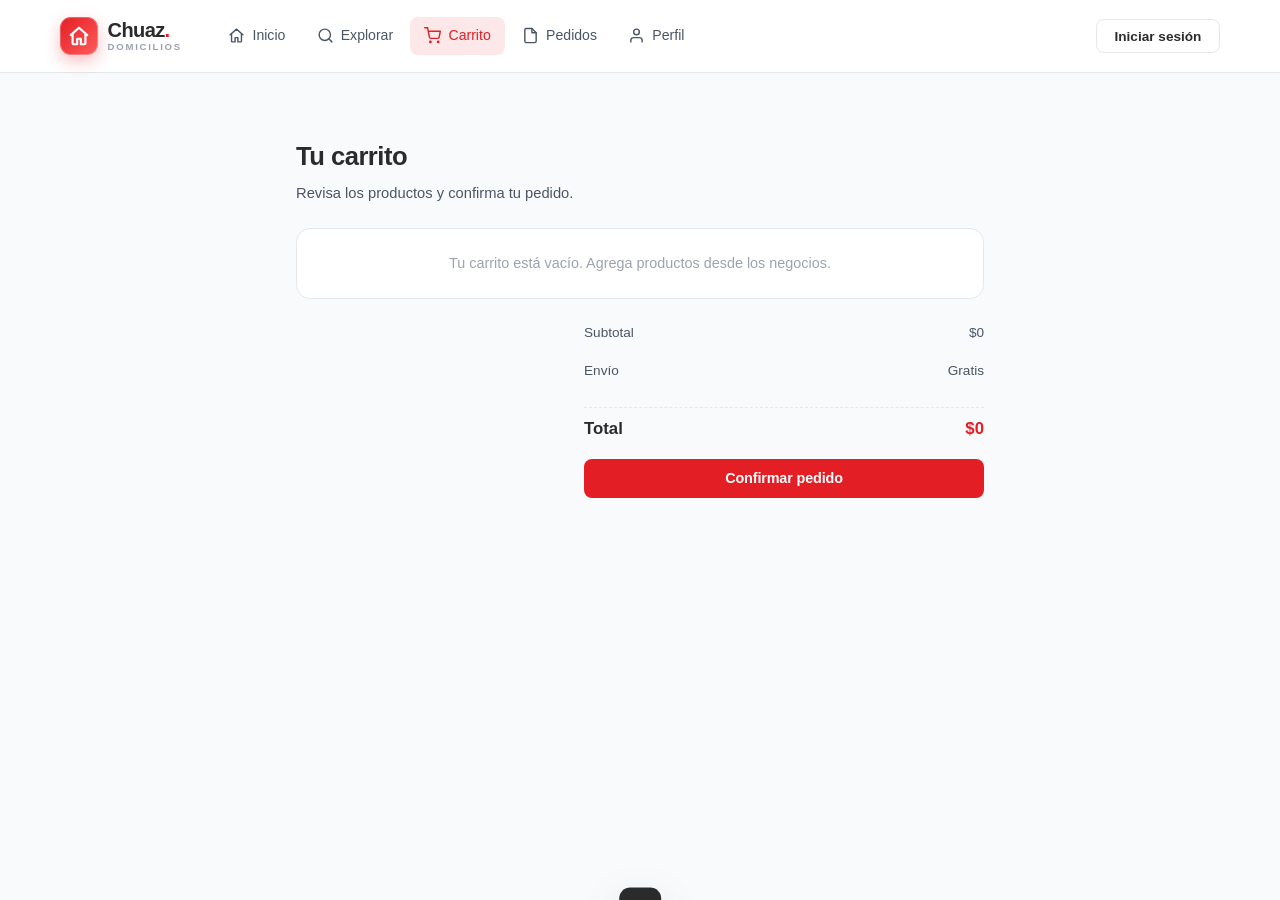
<file: carrito.html>
<!DOCTYPE html>
<html lang="es">
<head>
  <meta charset="UTF-8" />
  <meta name="viewport" content="width=device-width, initial-scale=1.0, viewport-fit=cover" />
  <meta name="theme-color" content="#e31e24" />
  <meta name="description"
    content="Domicilios rápidos, paquetería y encomiendas. Pide comida, farmacia, tecnología y más con entrega en 30 minutos." />
  
  <!-- Título -->
  <title>¡Ñam! Domicilios Aguachica</title>

  <!-- FAVICON / LOGO -->
  <!-- Estándar para navegadores -->
  <link rel="icon" type="image/png" sizes="32x32" href="img/logo.png" />
  <link rel="icon" type="image/png" sizes="16x16" href="img/logo.png" />
  <link rel="icon" type="image/x-icon" href="img/favicon.ico" />
  
  <!-- Para dispositivos Apple (iOS/iPadOS) -->
  <link rel="apple-touch-icon" sizes="180x180" href="img/logo.png" />
  <link rel="apple-touch-icon" sizes="152x152" href="img/logo.png" />
  <link rel="apple-touch-icon" sizes="120x120" href="img/logo.png" />
  <meta name="apple-mobile-web-app-capable" content="yes" />
  <meta name="apple-mobile-web-app-status-bar-style" content="default" />
  <meta name="apple-mobile-web-app-title" content="Domicilios" />
  
  <!-- Para Android / PWA -->
  <link rel="manifest" href="manifest.json" />
  <link rel="mask-icon" href="img/logo.png" color="#e31e24" />
  
  <!-- Hojas de estilo -->
  <link rel="stylesheet" href="css/style.css" />
</head>
<body data-page="carrito">

  <!-- ================= VISTA APP (MÓVIL) ================= -->
  <div class="app-view">
    <header class="app-bar">
      <span class="logo">
        <span class="logo-mark">
          <svg viewBox="0 0 24 24" fill="none" stroke="currentColor" stroke-width="2.4" stroke-linecap="round" stroke-linejoin="round" aria-hidden="true"><path d="M3 11l9-8 9 8"/><path d="M5 10v10a1 1 0 0 0 1 1h4v-6h4v6h4a1 1 0 0 0 1-1V10"/></svg>
        </span>
        <span class="logo-text">
          <b>Chuaz<span class="logo-dot">.</span></b>
          <small>Domicilios</small>
        </span>
      </span>
    </header>

    <main class="app-content">
      <section class="simple-page">
        <h1>Tu carrito</h1>
        <p>Revisa los productos y confirma tu pedido.</p>
        <div class="simple-card" id="cartPageContent">
          Cargando carrito...
        </div>
        <div style="margin-top:1.5rem;display:flex;flex-direction:column;gap:.75rem;">
          <div class="total-row"><span>Subtotal</span><span id="subtotalEl">$0</span></div>
          <div class="total-row"><span>Envío</span><span id="shippingEl">$0</span></div>
          <div class="total-row grand"><span>Total</span><span id="totalEl">$0</span></div>
          <button class="btn btn-primary" id="checkoutBtn" style="width:100%;">Confirmar pedido</button>
        </div>
      </section>
    </main>

    <nav class="tab-bar" aria-label="Navegación principal">
      <a href="index.html" class="tab" data-tab="inicio">
        <svg viewBox="0 0 24 24" fill="none" stroke="currentColor" stroke-width="2" stroke-linecap="round" stroke-linejoin="round" aria-hidden="true"><path d="M3 11l9-8 9 8"/><path d="M5 10v10a1 1 0 0 0 1 1h4v-6h4v6h4a1 1 0 0 0 1-1V10"/></svg>
        Inicio
      </a>
      <a href="explorar.html" class="tab" data-tab="explorar">
        <svg viewBox="0 0 24 24" fill="none" stroke="currentColor" stroke-width="2" stroke-linecap="round" stroke-linejoin="round" aria-hidden="true"><circle cx="11" cy="11" r="8"/><line x1="21" y1="21" x2="16.65" y2="16.65"/></svg>
        Explorar
      </a>
      <a href="carrito.html" class="tab active" data-tab="carrito">
        <svg viewBox="0 0 24 24" fill="none" stroke="currentColor" stroke-width="2" stroke-linecap="round" stroke-linejoin="round" aria-hidden="true"><circle cx="9" cy="21" r="1"/><circle cx="20" cy="21" r="1"/><path d="M1 1h4l2.68 13.39a2 2 0 0 0 2 1.61h9.72a2 2 0 0 0 2-1.61L23 6H6"/></svg>
        Carrito
        <span class="tab-badge" id="appCartBadge">0</span>
      </a>
      <a href="pedidos.html" class="tab" data-tab="pedidos">
        <svg viewBox="0 0 24 24" fill="none" stroke="currentColor" stroke-width="2" stroke-linecap="round" stroke-linejoin="round" aria-hidden="true"><path d="M14 2H6a2 2 0 0 0-2 2v16a2 2 0 0 0 2 2h12a2 2 0 0 0 2-2V8z"/><polyline points="14 2 14 8 20 8"/></svg>
        Pedidos
      </a>
      <a href="perfil.html" class="tab" data-tab="perfil">
        <svg viewBox="0 0 24 24" fill="none" stroke="currentColor" stroke-width="2" stroke-linecap="round" stroke-linejoin="round" aria-hidden="true"><path d="M20 21v-2a4 4 0 0 0-4-4H8a4 4 0 0 0-4 4v2"/><circle cx="12" cy="7" r="4"/></svg>
        Perfil
      </a>
    </nav>
  </div>

  <!-- ================= VISTA WEB (ESCRITORIO) ================= -->
  <div class="web-view">
    <header class="web-header">
      <div class="container web-header-inner">
        <a href="index.html" class="logo" aria-label="Chuaz inicio">
          <span class="logo-mark">
            <svg viewBox="0 0 24 24" fill="none" stroke="currentColor" stroke-width="2.4" stroke-linecap="round" stroke-linejoin="round" aria-hidden="true"><path d="M3 11l9-8 9 8"/><path d="M5 10v10a1 1 0 0 0 1 1h4v-6h4v6h4a1 1 0 0 0 1-1V10"/></svg>
          </span>
          <span class="logo-text">
            <b>Chuaz<span class="logo-dot">.</span></b>
            <small>Domicilios</small>
          </span>
        </a>

        <nav class="web-nav" aria-label="Navegación principal">
          <a href="index.html" data-tab="inicio">
            <svg viewBox="0 0 24 24" fill="none" stroke="currentColor" stroke-width="2" stroke-linecap="round" stroke-linejoin="round" aria-hidden="true"><path d="M3 11l9-8 9 8"/><path d="M5 10v10a1 1 0 0 0 1 1h4v-6h4v6h4a1 1 0 0 0 1-1V10"/></svg>
            Inicio
          </a>
          <a href="explorar.html" data-tab="explorar">
            <svg viewBox="0 0 24 24" fill="none" stroke="currentColor" stroke-width="2" stroke-linecap="round" stroke-linejoin="round" aria-hidden="true"><circle cx="11" cy="11" r="8"/><line x1="21" y1="21" x2="16.65" y2="16.65"/></svg>
            Explorar
          </a>
          <a href="carrito.html" class="active" data-tab="carrito">
            <svg viewBox="0 0 24 24" fill="none" stroke="currentColor" stroke-width="2" stroke-linecap="round" stroke-linejoin="round" aria-hidden="true"><circle cx="9" cy="21" r="1"/><circle cx="20" cy="21" r="1"/><path d="M1 1h4l2.68 13.39a2 2 0 0 0 2 1.61h9.72a2 2 0 0 0 2-1.61L23 6H6"/></svg>
            Carrito
            <span class="nav-badge" id="webCartBadge">0</span>
          </a>
          <a href="pedidos.html" data-tab="pedidos">
            <svg viewBox="0 0 24 24" fill="none" stroke="currentColor" stroke-width="2" stroke-linecap="round" stroke-linejoin="round" aria-hidden="true"><path d="M14 2H6a2 2 0 0 0-2 2v16a2 2 0 0 0 2 2h12a2 2 0 0 0 2-2V8z"/><polyline points="14 2 14 8 20 8"/></svg>
            Pedidos
          </a>
          <a href="perfil.html" data-tab="perfil">
            <svg viewBox="0 0 24 24" fill="none" stroke="currentColor" stroke-width="2" stroke-linecap="round" stroke-linejoin="round" aria-hidden="true"><path d="M20 21v-2a4 4 0 0 0-4-4H8a4 4 0 0 0-4 4v2"/><circle cx="12" cy="7" r="4"/></svg>
            Perfil
          </a>
        </nav>

        <div class="web-header-actions">
          <button class="btn-login">Iniciar sesión</button>
        </div>
      </div>
    </header>

    <main class="web-main">
      <div class="container">
        <section class="simple-page" style="max-width:720px;">
          <h1>Tu carrito</h1>
          <p>Revisa los productos y confirma tu pedido.</p>
          <div class="simple-card" id="cartPageContentWeb">
            Cargando carrito...
          </div>
          <div style="margin-top:1.5rem;display:flex;flex-direction:column;gap:.75rem;max-width:400px;margin-left:auto;">
            <div class="total-row"><span>Subtotal</span><span id="subtotalElWeb">$0</span></div>
            <div class="total-row"><span>Envío</span><span id="shippingElWeb">$0</span></div>
            <div class="total-row grand"><span>Total</span><span id="totalElWeb">$0</span></div>
            <button class="btn btn-primary" id="checkoutBtnWeb" style="width:100%;">Confirmar pedido</button>
          </div>
        </section>
      </div>
    </main>
  </div>

  <div class="toast" id="toast" role="status" aria-live="polite"></div>

  <script src="js/script.js"></script>
</body>
</html>
</file>
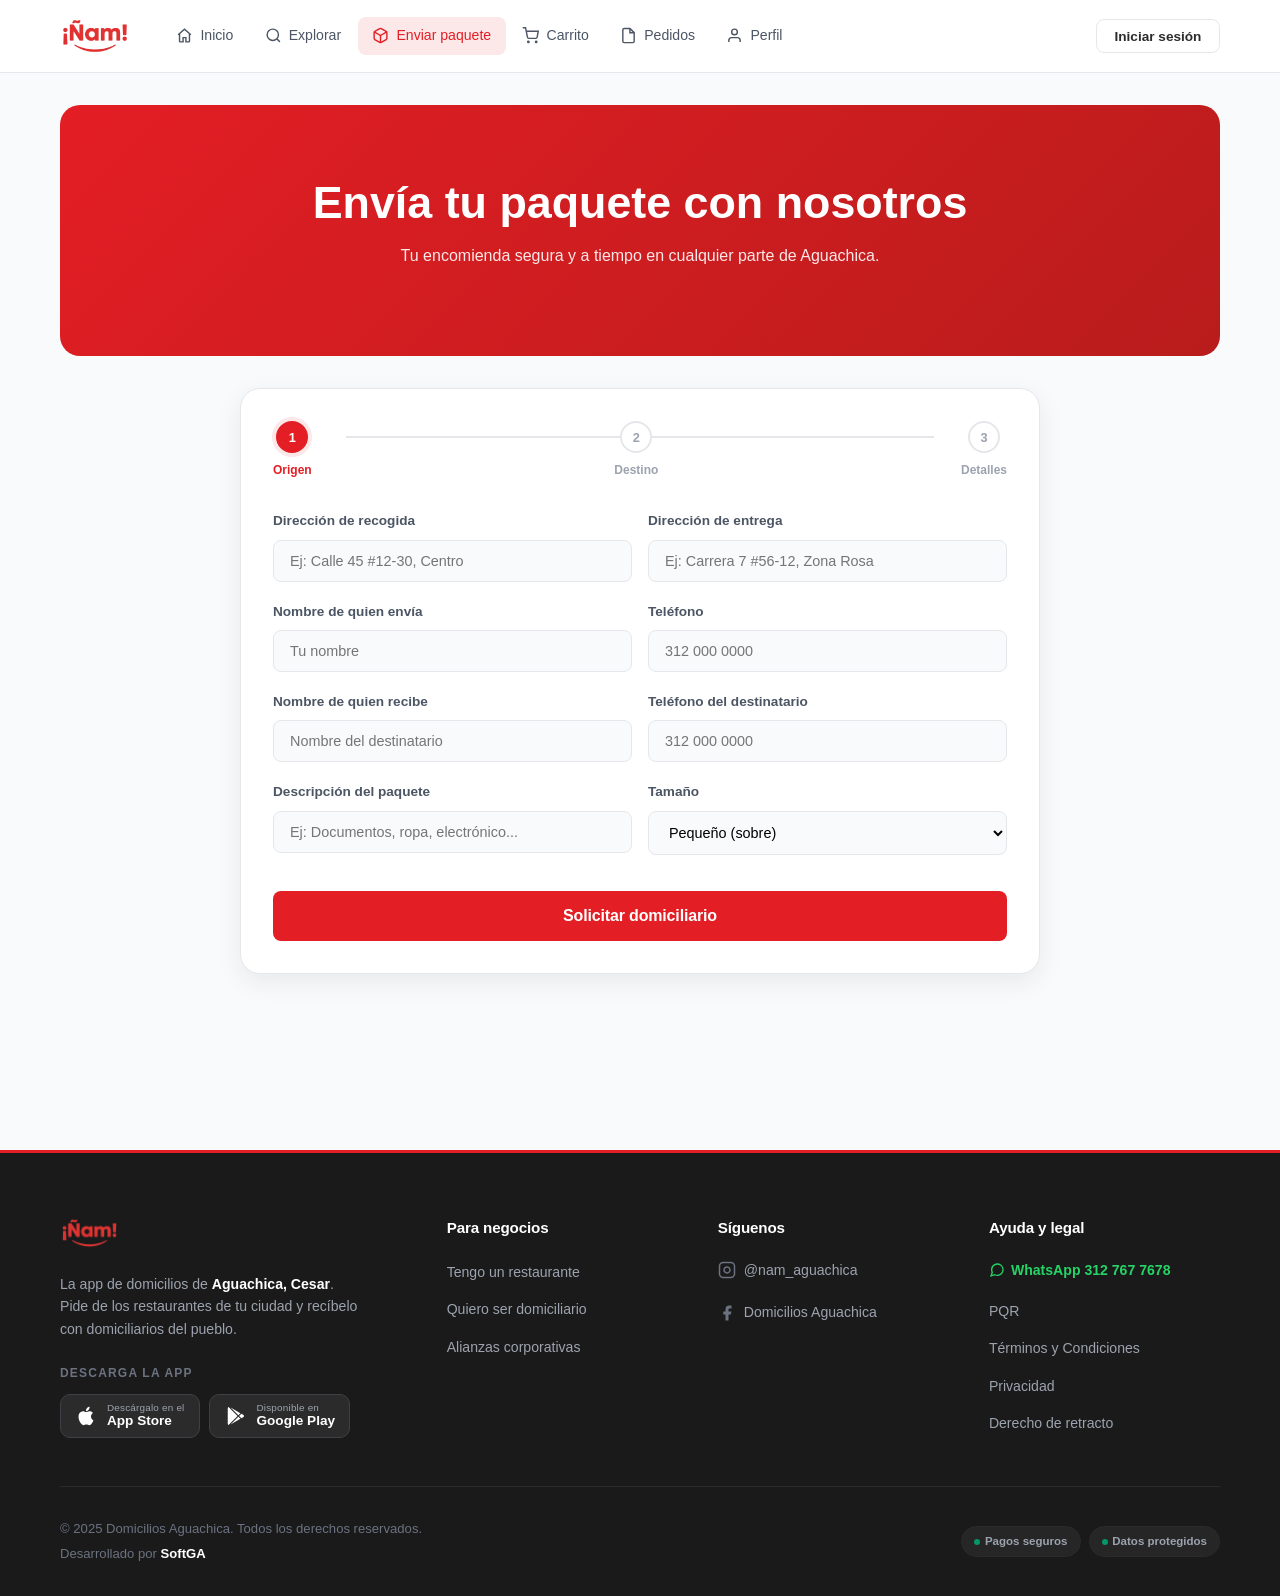
<file: enviar-paquete.html>
<!DOCTYPE html>
<html lang="es">
<head>
  <meta charset="UTF-8" />
  <meta name="viewport" content="width=device-width, initial-scale=1.0, viewport-fit=cover" />
  <meta name="theme-color" content="#e31e24" />
  <meta name="description" content="Envía paquetes y encomiendas de forma rápida, segura y económica en Aguachica." />
  <title>¡Ñam! Domicilios Aguachica</title>
  <link rel="icon" type="image/png" sizes="32x32" href="img/logo.png" />
  <link rel="stylesheet" href="css/style.css" />
  <style>
    .package-hero {
      background: linear-gradient(135deg, var(--accent), #b91c1c);
      color: #fff;
      padding: 3rem 1.5rem;
      text-align: center;
      border-radius: var(--r-lg);
      margin-bottom: 2rem;
      position: relative;
      overflow: hidden;
    }
    .package-hero::after {
      content: '';
      position: absolute; inset: 0;
      background: url('https://images.unsplash.com/photo-1586528116311-ad8dd3c8310d?auto=format&fit=crop&w=1200&q=80') center/cover;
      opacity: 0.15; z-index: 0;
    }
    .package-hero > * { position: relative; z-index: 1; }
    .package-hero h1 { font-size: clamp(1.8rem, 4vw, 2.8rem); font-weight: 800; margin-bottom: 0.5rem; }
    .package-hero p { font-size: 1rem; opacity: 0.9; max-width: 500px; margin: 0 auto 1.5rem; }
    
    .package-form-container {
      max-width: 800px; margin: 0 auto;
      background: var(--surface);
      border: 1px solid var(--border);
      border-radius: var(--r-lg);
      padding: 2rem;
      box-shadow: var(--shadow-md);
    }
    .form-step-indicator {
      display: flex; justify-content: space-between; margin-bottom: 2rem; position: relative;
    }
    .form-step-indicator::before {
      content: ''; position: absolute; top: 15px; left: 10%; right: 10%; height: 2px; background: var(--border); z-index: 1;
    }
    .form-step {
      display: flex; flex-direction: column; align-items: center; gap: 0.5rem; z-index: 2;
    }
    .step-circle {
      width: 32px; height: 32px; border-radius: 50%; background: var(--surface); border: 2px solid var(--border);
      display: grid; place-items: center; font-weight: 700; font-size: 0.8rem; color: var(--text-3);
    }
    .form-step.active .step-circle { background: var(--accent); border-color: var(--accent); color: #fff; box-shadow: 0 0 0 4px var(--accent-soft); }
    .form-step.done .step-circle { background: var(--success); border-color: var(--success); color: #fff; }
    .form-step span { font-size: 0.75rem; font-weight: 600; color: var(--text-3); }
    .form-step.active span { color: var(--accent); }

    .form-group { margin-bottom: 1.25rem; }
    .form-group label { display: block; font-size: 0.85rem; font-weight: 600; margin-bottom: 0.5rem; color: var(--text-2); }
    .form-control {
      width: 100%; padding: 0.75rem 1rem; border: 1px solid var(--border);
      border-radius: var(--r-sm); font-size: 0.9rem; background: var(--bg);
      transition: border-color 0.2s;
    }
    .form-control:focus { border-color: var(--accent); outline: none; background: var(--surface); }
    .form-row { display: grid; grid-template-columns: 1fr 1fr; gap: 1rem; }
    .btn-block { width: 100%; padding: 1rem; font-size: 1rem; margin-top: 1rem; }
    
    .package-features { display: flex; justify-content: center; gap: 1.5rem; flex-wrap: wrap; margin-top: 2rem; }
    .pkg-feature { display: flex; align-items: center; gap: 0.5rem; font-size: 0.85rem; font-weight: 600; color: var(--text-2); }
    .pkg-feature svg { color: var(--accent); width: 18px; height: 18px; }
  </style>
</head>
<body data-page="enviar-paquete">

  <!-- APP -->
  <div class="app-view">
    <header class="app-bar">
      <span class="logo"><img src="img/logo.png" alt="Domicilios" class="logo-img" style="height: 32px;" /></span>
      <span class="location"><svg width="13" height="13" viewBox="0 0 24 24" fill="none" stroke="currentColor" stroke-width="2.2"><path d="M21 10c0 7-9 13-9 13s-9-6-9-13a9 9 0 0 1 18 0z"/><circle cx="12" cy="10" r="3"/></svg>Entregar aquí</span>
    </header>
    <main class="app-content">
      <div style="padding: 1rem;">
        <div class="package-hero" style="padding: 2rem 1.25rem;">
          <h1>Envía tu paquete</h1>
          <p>Rápido, seguro y al mejor precio de Aguachica.</p>
        </div>
        <div class="package-form-container" style="padding: 1.25rem;">
          <div class="form-step-indicator">
            <div class="form-step active"><div class="step-circle">1</div><span>Origen</span></div>
            <div class="form-step"><div class="step-circle">2</div><span>Destino</span></div>
            <div class="form-step"><div class="step-circle">3</div><span>Detalles</span></div>
          </div>
          <form id="packageForm">
            <div class="form-group"><label>Dirección de recogida</label><input type="text" class="form-control" placeholder="Ej: Calle 45 #12-30, Centro" required /></div>
            <div class="form-row">
              <div class="form-group"><label>Nombre de quien envía</label><input type="text" class="form-control" placeholder="Tu nombre" required /></div>
              <div class="form-group"><label>Teléfono</label><input type="tel" class="form-control" placeholder="312 000 0000" required /></div>
            </div>
            <div class="form-group"><label>Dirección de entrega</label><input type="text" class="form-control" placeholder="Ej: Carrera 7 #56-12, Zona Rosa" required /></div>
            <div class="form-row">
              <div class="form-group"><label>Nombre de quien recibe</label><input type="text" class="form-control" placeholder="Nombre del destinatario" required /></div>
              <div class="form-group"><label>Teléfono del destinatario</label><input type="tel" class="form-control" placeholder="312 000 0000" required /></div>
            </div>
            <div class="form-group"><label>Descripción del paquete</label><input type="text" class="form-control" placeholder="Ej: Documentos, ropa, electrónico..." required /></div>
            <div class="form-row">
              <div class="form-group"><label>Tamaño</label><select class="form-control"><option>Pequeño (sobre)</option><option>Mediano (caja)</option><option>Grande (paquete)</option></select></div>
              <div class="form-group"><label>Peso aproximado</label><select class="form-control"><option>Menos de 1 kg</option><option>1 - 5 kg</option><option>5 - 10 kg</option><option>Más de 10 kg</option></select></div>
            </div>
            <button type="submit" class="btn btn-primary btn-block">Solicitar domiciliario</button>
            <div class="package-features">
              <div class="pkg-feature"><svg viewBox="0 0 24 24" fill="none" stroke="currentColor" stroke-width="2.5"><polygon points="13 2 3 14 12 14 11 22 21 10 12 10 13 2"/></svg> Entrega rápida</div>
              <div class="pkg-feature"><svg viewBox="0 0 24 24" fill="none" stroke="currentColor" stroke-width="2.5"><path d="M12 22s8-4 8-10V5l-8-3-8 3v7c0 6 8 10 8 10z"/></svg> 100% seguro</div>
              <div class="pkg-feature"><svg viewBox="0 0 24 24" fill="none" stroke="currentColor" stroke-width="2.5"><rect x="2" y="6" width="20" height="12" rx="2"/><circle cx="12" cy="12" r="2"/></svg> Pago contra entrega</div>
            </div>
          </form>
        </div>
      </div>
    </main>
    <nav class="tab-bar">
      <a href="index.html" class="tab" data-tab="inicio"><svg viewBox="0 0 24 24" fill="none" stroke="currentColor" stroke-width="2"><path d="M3 11l9-8 9 8"/><path d="M5 10v10a1 1 0 0 0 1 1h4v-6h4v6h4a1 1 0 0 0 1-1V10"/></svg>Inicio</a>
      <a href="explorar.html" class="tab" data-tab="explorar"><svg viewBox="0 0 24 24" fill="none" stroke="currentColor" stroke-width="2"><circle cx="11" cy="11" r="8"/><line x1="21" y1="21" x2="16.65" y2="16.65"/></svg>Explorar</a>
      <a href="enviar-paquete.html" class="tab active" data-tab="enviar"><svg viewBox="0 0 24 24" fill="none" stroke="currentColor" stroke-width="2"><path d="M21 16V8a2 2 0 0 0-1-1.73l-7-4a2 2 0 0 0-2 0l-7 4A2 2 0 0 0 3 8v8a2 2 0 0 0 1 1.73l7 4a2 2 0 0 0 2 0l7-4A2 2 0 0 0 21 16z"/><polyline points="3.27 6.96 12 12.01 20.73 6.96"/><line x1="12" y1="22.08" x2="12" y2="12"/></svg>Paquete</a>
      <a href="#" class="tab" data-tab="carrito" id="appCartTab"><svg viewBox="0 0 24 24" fill="none" stroke="currentColor" stroke-width="2"><circle cx="9" cy="21" r="1"/><circle cx="20" cy="21" r="1"/><path d="M1 1h4l2.68 13.39a2 2 0 0 0 2 1.61h9.72a2 2 0 0 0 2-1.61L23 6H6"/></svg>Carrito<span class="tab-badge" id="appCartBadge">0</span></a>
      <a href="pedidos.html" class="tab" data-tab="pedidos"><svg viewBox="0 0 24 24" fill="none" stroke="currentColor" stroke-width="2"><path d="M14 2H6a2 2 0 0 0-2 2v16a2 2 0 0 0 2 2h12a2 2 0 0 0 2-2V8z"/><polyline points="14 2 14 8 20 8"/></svg>Pedidos</a>
      <a href="perfil.html" class="tab" data-tab="perfil"><svg viewBox="0 0 24 24" fill="none" stroke="currentColor" stroke-width="2"><path d="M20 21v-2a4 4 0 0 0-4-4H8a4 4 0 0 0-4 4v2"/><circle cx="12" cy="7" r="4"/></svg>Perfil</a>
    </nav>
  </div>

  <!-- WEB -->
  <div class="web-view">
    <header class="web-header">
      <div class="container web-header-inner">
        <a href="index.html" class="logo"><img src="img/logo.png" alt="Domicilios" class="logo-img" style="height: 38px;" /></a>
        <nav class="web-nav">
          <a href="index.html" data-tab="inicio"><svg viewBox="0 0 24 24" fill="none" stroke="currentColor" stroke-width="2"><path d="M3 11l9-8 9 8"/><path d="M5 10v10a1 1 0 0 0 1 1h4v-6h4v6h4a1 1 0 0 0 1-1V10"/></svg>Inicio</a>
          <a href="explorar.html" data-tab="explorar"><svg viewBox="0 0 24 24" fill="none" stroke="currentColor" stroke-width="2"><circle cx="11" cy="11" r="8"/><line x1="21" y1="21" x2="16.65" y2="16.65"/></svg>Explorar</a>
          <a href="enviar-paquete.html" class="active" data-tab="enviar"><svg viewBox="0 0 24 24" fill="none" stroke="currentColor" stroke-width="2"><path d="M21 16V8a2 2 0 0 0-1-1.73l-7-4a2 2 0 0 0-2 0l-7 4A2 2 0 0 0 3 8v8a2 2 0 0 0 1 1.73l7 4a2 2 0 0 0 2 0l7-4A2 2 0 0 0 21 16z"/><polyline points="3.27 6.96 12 12.01 20.73 6.96"/><line x1="12" y1="22.08" x2="12" y2="12"/></svg>Enviar paquete</a>
          <a href="#" data-tab="carrito" id="webCartNav"><svg viewBox="0 0 24 24" fill="none" stroke="currentColor" stroke-width="2"><circle cx="9" cy="21" r="1"/><circle cx="20" cy="21" r="1"/><path d="M1 1h4l2.68 13.39a2 2 0 0 0 2 1.61h9.72a2 2 0 0 0 2-1.61L23 6H6"/></svg>Carrito <span class="nav-badge" id="webCartBadge">0</span></a>
          <a href="pedidos.html" data-tab="pedidos"><svg viewBox="0 0 24 24" fill="none" stroke="currentColor" stroke-width="2"><path d="M14 2H6a2 2 0 0 0-2 2v16a2 2 0 0 0 2 2h12a2 2 0 0 0 2-2V8z"/><polyline points="14 2 14 8 20 8"/></svg>Pedidos</a>
          <a href="perfil.html" data-tab="perfil"><svg viewBox="0 0 24 24" fill="none" stroke="currentColor" stroke-width="2"><path d="M20 21v-2a4 4 0 0 0-4-4H8a4 4 0 0 0-4 4v2"/><circle cx="12" cy="7" r="4"/></svg>Perfil</a>
        </nav>
        <div class="web-header-actions"><button class="btn-login">Iniciar sesión</button></div>
      </div>
    </header>
    <main class="web-main">
      <div class="container">
        <div class="package-hero" style="padding: 4rem 2rem; text-align: center;">
          <h1>Envía tu paquete con nosotros</h1>
          <p>Tu encomienda segura y a tiempo en cualquier parte de Aguachica.</p>
        </div>
        <div class="package-form-container" style="margin-bottom: 4rem;">
          <div class="form-step-indicator">
            <div class="form-step active"><div class="step-circle">1</div><span>Origen</span></div>
            <div class="form-step"><div class="step-circle">2</div><span>Destino</span></div>
            <div class="form-step"><div class="step-circle">3</div><span>Detalles</span></div>
          </div>
          <form id="packageFormWeb">
            <div class="form-row">
              <div class="form-group"><label>Dirección de recogida</label><input type="text" class="form-control" placeholder="Ej: Calle 45 #12-30, Centro" required /></div>
              <div class="form-group"><label>Dirección de entrega</label><input type="text" class="form-control" placeholder="Ej: Carrera 7 #56-12, Zona Rosa" required /></div>
            </div>
            <div class="form-row">
              <div class="form-group"><label>Nombre de quien envía</label><input type="text" class="form-control" placeholder="Tu nombre" required /></div>
              <div class="form-group"><label>Teléfono</label><input type="tel" class="form-control" placeholder="312 000 0000" required /></div>
            </div>
            <div class="form-row">
              <div class="form-group"><label>Nombre de quien recibe</label><input type="text" class="form-control" placeholder="Nombre del destinatario" required /></div>
              <div class="form-group"><label>Teléfono del destinatario</label><input type="tel" class="form-control" placeholder="312 000 0000" required /></div>
            </div>
            <div class="form-row">
              <div class="form-group"><label>Descripción del paquete</label><input type="text" class="form-control" placeholder="Ej: Documentos, ropa, electrónico..." required /></div>
              <div class="form-group"><label>Tamaño</label><select class="form-control"><option>Pequeño (sobre)</option><option>Mediano (caja)</option><option>Grande (paquete)</option></select></div>
            </div>
            <button type="submit" class="btn btn-primary btn-block">Solicitar domiciliario</button>
          </form>
        </div>
      </div>
    </main>
    <!-- FOOTER -->
    <footer class="footer">
      <div class="container">
        <div class="footer-grid">
          <div class="footer-brand">
            <a href="index.html" class="logo" style="margin-bottom: 1rem; display: inline-flex;"><img src="img/logo.png" alt="Domicilios Aguachica" class="logo-img" style="height: 32px;" /></a>
            <p class="footer-tagline">La app de domicilios de <strong>Aguachica, Cesar</strong>. Pide de los restaurantes de tu ciudad y recíbelo con domiciliarios del pueblo.</p>
            <div class="app-download">
              <span class="app-download-label">Descarga la app</span>
              <div class="app-buttons">
                <a href="#" class="app-btn"><svg viewBox="0 0 24 24" fill="currentColor"><path d="M18.71 19.5c-.83 1.24-1.71 2.45-3.05 2.47-1.34.03-1.77-.79-3.29-.79-1.53 0-2 .77-3.27.82-1.31.05-2.3-1.32-3.14-2.53C4.25 17 2.94 12.45 4.7 9.39c.87-1.52 2.43-2.48 4.12-2.51 1.28-.02 2.5.87 3.29.87.78 0 2.26-1.07 3.81-.91.65.03 2.47.26 3.64 1.98-.09.06-2.17 1.28-2.15 3.81.03 3.02 2.65 4.03 2.68 4.04-.03.07-.42 1.44-1.38 2.83M13 3.5c.73-.83 1.94-1.46 2.94-1.5.13 1.17-.34 2.35-1.04 3.19-.69.85-1.83 1.51-2.95 1.42-.15-1.15.41-2.35 1.05-3.11z"/></svg><div class="app-btn-text"><small>Descárgalo en el</small><strong>App Store</strong></div></a>
                <a href="#" class="app-btn"><svg viewBox="0 0 24 24" fill="currentColor"><path d="M3 20.5V3.5c0-.59.34-1.11.84-1.35L13.69 12l-9.85 9.85c-.5-.24-.84-.76-.84-1.35m13.81-5.38L6.05 21.34l8.49-8.49 2.27 2.27m3.35-4.31c.34.27.59.69.59 1.19s-.22.9-.57 1.18l-2.29 1.32-2.5-2.5 2.5-2.5 2.27 1.31M6.05 2.66l10.76 6.22-2.27 2.27-8.49-8.49z"/></svg><div class="app-btn-text"><small>Disponible en</small><strong>Google Play</strong></div></a>
              </div>
            </div>
          </div>
          <div class="footer-col"><h4>Para negocios</h4><ul><li><a href="form-negocio.html">Tengo un restaurante</a></li><li><a href="form-repartidor.html">Quiero ser domiciliario</a></li><li><a href="#">Alianzas corporativas</a></li></ul></div>
          <div class="footer-col"><h4>Síguenos</h4><ul class="social-list"><li><a href="#" class="social-link"><svg viewBox="0 0 24 24" fill="none" stroke="currentColor" stroke-width="2"><rect x="2" y="2" width="20" height="20" rx="5" ry="5"/><path d="M16 11.37A4 4 0 1 1 12.63 8 4 4 0 0 1 16 11.37z"/><line x1="17.5" y1="6.5" x2="17.51" y2="6.5"/></svg>@nam_aguachica</a></li><li><a href="#" class="social-link"><svg viewBox="0 0 24 24" fill="currentColor"><path d="M18 2h-3a5 5 0 0 0-5 5v3H7v4h3v8h4v-8h3l1-4h-4V7a1 1 0 0 1 1-1h3z"/></svg>Domicilios Aguachica</a></li></ul></div>
          <div class="footer-col"><h4>Ayuda y legal</h4><ul><li><a href="#" class="whatsapp-link"><svg viewBox="0 0 24 24" fill="none" stroke="currentColor" stroke-width="2" style="width:16px;height:16px;margin-right:6px;vertical-align:-3px;"><path d="M21 11.5a8.38 8.38 0 0 1-.9 3.8 8.5 8.5 0 0 1-7.6 4.7 8.38 8.38 0 0 1-3.8-.9L3 21l1.9-5.7a8.38 8.38 0 0 1-.9-3.8 8.5 8.5 0 0 1 4.7-7.6 8.38 8.38 0 0 1 3.8-.9h.5a8.48 8.48 0 0 1 8 8v.5z"/></svg>WhatsApp 312 767 7678</a></li><li><a href="#">PQR</a></li><li><a href="#">Términos y Condiciones</a></li><li><a href="#">Privacidad</a></li><li><a href="#">Derecho de retracto</a></li></ul></div>
        </div>
        <div class="footer-bottom">
          <div class="footer-bottom-left"><span>&copy; 2025 Domicilios Aguachica. Todos los derechos reservados.</span><span class="footer-dev">Desarrollado por <a href="#">SoftGA</a></span></div>
          <div class="footer-badges"><span class="badge-payment">Pagos seguros</span><span class="badge-payment">Datos protegidos</span></div>
        </div>
      </div>
    </footer>
  </div>
  <script src="js/script.js"></script>
</body>
</html>
</file>
<file: css/style.css>
/* =========================================================
   RESET + VARIABLES
========================================================= */
*, *::before, *::after { margin: 0; padding: 0; box-sizing: border-box; }

:root {
  /* --- PALETA ROJA BASADA EN EL LOGO --- */
  --brand: #2b2b2b;
  --accent: #e31e24;
  --accent-hover: #c2181d;
  --accent-soft: #fce8e8;
  --accent-light: #ff5c5c;

  /* Complementarios */
  --gold: #b45309;
  --gold-soft: #fef3c7;
  --surface: #ffffff;
  --bg: #f8fafc;
  --muted: #f1f5f9;
  --text: #2b2b2b;
  --text-2: #4b5563;
  --text-3: #9ca3af;
  --border: #e5e7eb;
  --success: #059669;
  --success-soft: #d1fae5;
  --warning: #f59e0b;
  --warning-soft: #fef3c7;
  --danger: #dc2626;
  --danger-soft: #fee2e2;

  --shadow-sm: 0 1px 3px rgba(43,43,43,.06);
  --shadow-md: 0 8px 24px rgba(43,43,43,.08);
  --shadow-lg: 0 20px 50px rgba(43,43,43,.16);
  --shadow-accent: 0 8px 24px rgba(227,30,36,.25);

  --r-sm: 8px;
  --r-md: 14px;
  --r-lg: 20px;
  --font: 'Inter', -apple-system, BlinkMacSystemFont, 'Segoe UI', Roboto, Helvetica, Arial, sans-serif;
  --ease: cubic-bezier(.4,0,.2,1);
  --app-bar: 60px;
  --tab-bar: 64px;
}

html { scroll-behavior: smooth; -webkit-text-size-adjust: 100%; }

body {
  font-family: var(--font);
  background: var(--bg);
  color: var(--text);
  line-height: 1.5;
  -webkit-font-smoothing: antialiased;
  overflow-x: hidden;
}

img { display: block; max-width: 100%; }
a { text-decoration: none; color: inherit; }
ul { list-style: none; }
button { font-family: inherit; cursor: pointer; border: none; background: none; color: inherit; }
input, textarea { font-family: inherit; font-size: 1rem; }

:focus-visible { outline: 2px solid var(--accent); outline-offset: 2px; border-radius: 4px; }

/* =========================================================
   UTILIDADES
========================================================= */
.container { width: 100%; max-width: 1200px; margin: 0 auto; padding: 0 1.25rem; }

.btn {
  display: inline-flex; align-items: center; justify-content: center; gap: .5rem;
  padding: .7rem 1.4rem; border-radius: var(--r-sm); font-weight: 600;
  font-size: .9rem; letter-spacing: -.01em; white-space: nowrap;
  transition: background var(--ease), color var(--ease), transform var(--ease), box-shadow var(--ease);
}
.btn:active { transform: scale(.97); }
.btn-primary { background: var(--accent); color: #fff; }
.btn-primary:hover { background: var(--accent-hover); box-shadow: var(--shadow-accent); }
.btn-ghost { color: var(--text-2); font-weight: 500; }
.btn-ghost:hover { color: var(--text); }

.icon-btn {
  width: 40px; height: 40px; border-radius: var(--r-sm);
  display: grid; place-items: center; color: var(--text-2);
  transition: background var(--ease), color var(--ease);
}
.icon-btn:hover { background: var(--muted); color: var(--text); }

/* =========================================================
   LOGO
========================================================= */
.logo {
  display: inline-flex; align-items: center; gap: .6rem;
  font-weight: 800; font-size: 1.2rem; letter-spacing: -.03em; color: var(--brand);
}
.logo-img { object-fit: contain; }
.logo-mark {
  position: relative;
  width: 38px; height: 38px; border-radius: 11px;
  background: linear-gradient(135deg, var(--accent) 0%, var(--accent-light) 100%);
  display: grid; place-items: center; color: #fff; flex-shrink: 0;
  box-shadow: 0 6px 16px rgba(227,30,36,.28);
}
.logo-mark svg { width: 22px; height: 22px; }
.logo-mark::after {
  content: ''; position: absolute; inset: 0; border-radius: 11px;
  border: 1px solid rgba(255,255,255,.25); pointer-events: none;
}
.logo-text { display: flex; flex-direction: column; line-height: 1; }
.logo-text b { font-size: 1.25rem; letter-spacing: -.03em; }
.logo-text small {
  font-size: .6rem; font-weight: 600; letter-spacing: .18em;
  text-transform: uppercase; color: var(--text-3); margin-top: 2px;
}
.logo-dot { color: var(--accent); }

/* =========================================================
   VISTA APP (MÓVIL)
========================================================= */
.app-view { display: block; }
.web-view { display: none; }

.app-bar {
  position: sticky; top: 0; z-index: 800;
  height: var(--app-bar); background: var(--surface);
  border-bottom: 1px solid var(--border);
  display: flex; align-items: center; padding: 0 1rem; gap: .75rem;
}
.app-bar .logo-mark { width: 34px; height: 34px; }
.app-bar .logo-mark svg { width: 19px; height: 19px; }
.app-bar .location {
  margin-left: auto; display: inline-flex; align-items: center; gap: .3rem;
  font-size: .76rem; font-weight: 600; color: var(--text-2);
  padding: .4rem .65rem; border-radius: 999px; background: var(--muted);
}
.app-bar .location svg { color: var(--accent); }

.app-content {
  padding-bottom: calc(var(--tab-bar) + 1.25rem + env(safe-area-inset-bottom, 0px));
  min-height: calc(100vh - var(--app-bar));
}

.app-hero { padding: 1.25rem 1rem .5rem; }
.app-hero h1 {
  font-size: clamp(1.4rem, 6vw, 1.8rem); font-weight: 800;
  letter-spacing: -.03em; line-height: 1.2; margin-bottom: .3rem;
}
.app-hero h1 span { color: var(--accent); }
.app-hero p { color: var(--text-2); font-size: .9rem; margin-bottom: 1rem; }

.app-search {
  display: flex; align-items: center; gap: .5rem;
  background: var(--surface); border: 1px solid var(--border);
  border-radius: var(--r-md); padding: .3rem .3rem .3rem .9rem;
  box-shadow: var(--shadow-sm);
}
.app-search:focus-within { border-color: var(--accent); }
.app-search svg { color: var(--text-3); flex-shrink: 0; }
.app-search input {
  flex: 1; border: none; outline: none; background: transparent;
  padding: .55rem 0; font-size: .9rem; min-width: 0; color: var(--text);
}
.app-search input::placeholder { color: var(--text-3); }
.app-search .btn { padding: .55rem 1rem; font-size: .82rem; }

.app-chips {
  display: flex; gap: .5rem; overflow-x: auto;
  padding: 1rem 1rem .5rem; scrollbar-width: none; -webkit-overflow-scrolling: touch;
}
.app-chips::-webkit-scrollbar { display: none; }
.chip {
  display: inline-flex; align-items: center;
  padding: .5rem 1rem; border-radius: 999px;
  border: 1px solid var(--border); background: var(--surface);
  color: var(--text-2); font-size: .82rem; font-weight: 500;
  white-space: nowrap; flex-shrink: 0; transition: all var(--ease);
}
.chip.active { background: var(--accent); border-color: var(--accent); color: #fff; }

.app-section { padding: .75rem 1rem 1.5rem; }
.app-section-head {
  display: flex; align-items: baseline; justify-content: space-between;
  margin-bottom: .9rem;
}
.app-section-head h2 { font-size: 1.05rem; font-weight: 700; letter-spacing: -.02em; }
.app-section-head span { font-size: .78rem; color: var(--text-3); }

.app-list { display: flex; flex-direction: column; gap: .85rem; }

.app-card {
  background: var(--surface); border: 1px solid var(--border);
  border-radius: var(--r-md); overflow: hidden;
  display: flex; flex-direction: column;
  transition: transform var(--ease), box-shadow var(--ease);
  cursor: pointer;
}
.app-card:active { transform: scale(.985); }

.app-card-media { position: relative; height: 150px; overflow: hidden; background: var(--muted); }
.app-card-media img { width: 100%; height: 100%; object-fit: cover; }

.badge-free {
  position: absolute; top: 10px; left: 10px;
  background: var(--success); color: #fff;
  font-size: .66rem; font-weight: 700; padding: .28rem .6rem;
  border-radius: 999px; letter-spacing: .02em;
}
.badge-offer {
  position: absolute; top: 10px; right: 10px;
  background: var(--accent); color: #fff;
  font-size: .66rem; font-weight: 700; padding: .28rem .6rem;
  border-radius: 999px; letter-spacing: .02em;
  box-shadow: 0 2px 8px rgba(227,30,36,.4);
}
.badge-type {
  position: absolute; bottom: 10px; left: 10px;
  background: rgba(43,43,43,.85); color: #fff;
  font-size: .66rem; font-weight: 700; padding: .28rem .6rem;
  border-radius: 999px; letter-spacing: .04em; text-transform: uppercase;
  display: inline-flex; align-items: center; gap: .3rem;
  backdrop-filter: blur(4px);
}
.badge-type svg { width: 11px; height: 11px; }

.app-card-body { padding: .85rem 1rem 1rem; display: flex; flex-direction: column; gap: .35rem; }
.app-card-row { display: flex; align-items: center; justify-content: space-between; gap: .5rem; }
.app-card-title { font-size: .95rem; font-weight: 700; letter-spacing: -.01em; }
.rating {
  display: inline-flex; align-items: center; gap: .2rem;
  font-size: .76rem; font-weight: 600; color: var(--text); flex-shrink: 0;
}
.rating svg { color: var(--warning); }
.app-card-meta { display: flex; gap: .7rem; font-size: .76rem; color: var(--text-3); flex-wrap: wrap; }
.app-card-meta span { display: inline-flex; align-items: center; gap: .25rem; }
.app-card-foot {
  margin-top: .4rem; padding-top: .7rem; border-top: 1px solid var(--border);
  display: flex; align-items: center; justify-content: space-between; gap: .5rem;
}
.dish { font-size: .76rem; color: var(--text-2); overflow: hidden; text-overflow: ellipsis; white-space: nowrap; }
.dish strong { color: var(--text); font-weight: 700; }
.view-btn {
  padding: .5rem .9rem; border-radius: var(--r-sm);
  background: var(--brand); color: #fff; font-size: .76rem; font-weight: 600;
  flex-shrink: 0; transition: background var(--ease);
}
.app-card:active .view-btn { background: var(--accent); }

.social-proof {
  margin: 0 1rem 1.5rem;
  display: flex; align-items: center; gap: .75rem;
  background: var(--surface); border: 1px solid var(--border);
  border-radius: var(--r-md); padding: .85rem 1rem;
}
.avatars { display: flex; }
.avatars span {
  width: 28px; height: 28px; border-radius: 50%;
  border: 2px solid #fff; margin-left: -8px;
  display: grid; place-items: center; font-size: .65rem; font-weight: 700; color: #fff;
}
.avatars span:first-child { margin-left: 0; }
.social-proof p { font-size: .78rem; color: var(--text-2); line-height: 1.3; }
.social-proof p strong { color: var(--text); }

/* Tab bar */
.tab-bar {
  position: fixed; left: 0; right: 0; bottom: 0; z-index: 900;
  height: calc(var(--tab-bar) + env(safe-area-inset-bottom, 0px));
  padding-bottom: env(safe-area-inset-bottom, 0px);
  background: rgba(255,255,255,.96);
  backdrop-filter: saturate(180%) blur(16px);
  -webkit-backdrop-filter: saturate(180%) blur(16px);
  border-top: 1px solid var(--border);
  display: grid; grid-template-columns: repeat(5, 1fr);
}
.tab {
  display: flex; flex-direction: column; align-items: center; justify-content: center;
  gap: .18rem; color: var(--text-3); font-size: .62rem; font-weight: 600;
  letter-spacing: .01em; position: relative; transition: color var(--ease);
}
.tab svg { width: 22px; height: 22px; }
.tab.active { color: var(--accent); }
.tab .tab-badge {
  position: absolute; top: 6px; left: 50%; margin-left: 4px;
  min-width: 15px; height: 15px; padding: 0 4px;
  border-radius: 999px; background: var(--accent); color: #fff;
  font-size: .56rem; font-weight: 700; display: none;
  place-items: center; border: 2px solid #fff;
}
.tab .tab-badge.show { display: grid; }

/* =========================================================
   VISTA WEB (ESCRITORIO)
========================================================= */
.web-header {
  position: sticky; top: 0; z-index: 800;
  background: rgba(255,255,255,.9);
  backdrop-filter: saturate(180%) blur(16px);
  -webkit-backdrop-filter: saturate(180%) blur(16px);
  border-bottom: 1px solid var(--border);
}
.web-header-inner { height: 72px; display: flex; align-items: center; gap: 2rem; }
.web-nav { display: flex; align-items: center; gap: .15rem; }
.web-nav a {
  display: inline-flex; align-items: center; gap: .45rem;
  padding: .55rem .9rem; border-radius: var(--r-sm);
  font-size: .88rem; font-weight: 500; color: var(--text-2);
  transition: color var(--ease), background var(--ease);
}
.web-nav a svg { width: 17px; height: 17px; }
.web-nav a:hover { color: var(--text); background: var(--muted); }
.web-nav a.active { color: var(--accent); background: var(--accent-soft); }
.web-nav a .nav-badge {
  min-width: 17px; height: 17px; padding: 0 4px;
  border-radius: 999px; background: var(--accent); color: #fff;
  font-size: .6rem; font-weight: 700; display: none; place-items: center;
}
.web-nav a .nav-badge.show { display: grid; }

.web-header-actions { margin-left: auto; display: flex; align-items: center; gap: .6rem; }
.web-header .btn-login {
  padding: .55rem 1.1rem; border-radius: var(--r-sm);
  border: 1px solid var(--border); background: var(--surface);
  font-size: .85rem; font-weight: 600; color: var(--text);
  transition: border-color var(--ease), background var(--ease);
}
.web-header .btn-login:hover { border-color: var(--accent); color: var(--accent); background: var(--accent-soft); }

.web-main { padding: 2rem 0 3rem; }

.web-hero {
  background: var(--surface); border: 1px solid var(--border);
  border-radius: var(--r-lg); padding: 2rem 2.25rem;
  margin-bottom: 1.75rem; display: flex; align-items: center; gap: 2rem;
  overflow: hidden; position: relative;
}
.web-hero::after {
  content: ''; position: absolute; right: -80px; top: -80px;
  width: 280px; height: 280px; border-radius: 50%;
  background: radial-gradient(circle, rgba(227,30,36,.1), transparent 70%);
  pointer-events: none;
}
.web-hero-text { flex: 1; min-width: 0; }
.web-hero-badge {
  display: inline-flex; align-items: center; gap: .35rem;
  background: var(--accent-soft); color: var(--accent);
  font-size: .72rem; font-weight: 700; letter-spacing: .04em;
  padding: .35rem .75rem; border-radius: 999px; margin-bottom: .8rem;
  text-transform: uppercase;
}
.web-hero h1 {
  font-size: clamp(1.8rem, 3.2vw, 2.5rem); font-weight: 800;
  letter-spacing: -.03em; line-height: 1.15; margin-bottom: .5rem;
}
.web-hero h1 span { color: var(--accent); }
.web-hero p { color: var(--text-2); font-size: .98rem; margin-bottom: 1.25rem; max-width: 480px; }

.web-search {
  display: flex; align-items: center; gap: .5rem;
  background: var(--bg); border: 1px solid var(--border);
  border-radius: var(--r-md); padding: .35rem .35rem .35rem 1rem;
  max-width: 520px;
  transition: border-color var(--ease), box-shadow var(--ease), background var(--ease);
}
.web-search:focus-within {
  border-color: var(--accent); background: var(--surface);
  box-shadow: 0 0 0 3px rgba(227,30,36,.1);
}
.web-search svg { color: var(--text-3); flex-shrink: 0; }
.web-search input {
  flex: 1; border: none; outline: none; background: transparent;
  padding: .6rem 0; font-size: .92rem; min-width: 0; color: var(--text);
}
.web-search .btn { padding: .6rem 1.15rem; font-size: .85rem; }

.web-hero-visual {
  width: 300px; height: 190px; border-radius: var(--r-md);
  overflow: hidden; flex-shrink: 0; box-shadow: var(--shadow-md);
}
.web-hero-visual img { width: 100%; height: 100%; object-fit: cover; }

.promo-grid {
  display: grid; grid-template-columns: repeat(3, 1fr); gap: 1rem;
  margin-bottom: 1.75rem;
}
.promo-card {
  border-radius: var(--r-md); padding: 1.25rem; color: #fff;
  position: relative; overflow: hidden; min-height: 130px;
  display: flex; flex-direction: column; justify-content: space-between;
}
.promo-card.dark { background: linear-gradient(135deg, #2b2b2b, #4b5563); }
.promo-card.red { background: linear-gradient(135deg, var(--accent), var(--accent-light)); }
.promo-card.gold { background: linear-gradient(135deg, #b45309, #d97706); }
.promo-card::after {
  content: ''; position: absolute; right: -30px; bottom: -30px;
  width: 120px; height: 120px; border-radius: 50%;
  background: rgba(255,255,255,.1);
}
.promo-card h4 { font-size: 1.05rem; font-weight: 800; letter-spacing: -.02em; margin-bottom: .2rem; }
.promo-card p { font-size: .8rem; color: rgba(255,255,255,.8); margin-bottom: .75rem; }
.promo-card .promo-action {
  font-size: .78rem; font-weight: 700; color: #fff;
  display: inline-flex; align-items: center; gap: .3rem;
  background: rgba(255,255,255,.15); padding: .4rem .8rem;
  border-radius: 999px; width: fit-content;
}
.promo-tag {
  font-size: .65rem; font-weight: 700; letter-spacing: .1em;
  text-transform: uppercase; opacity: .8;
}

.web-body {
  display: grid; grid-template-columns: 240px 1fr; gap: 1.75rem; align-items: start;
}

.web-sidebar {
  position: sticky; top: 88px;
  background: var(--surface); border: 1px solid var(--border);
  border-radius: var(--r-md); padding: 1rem;
}
.web-sidebar h3 {
  font-size: .72rem; font-weight: 700; text-transform: uppercase;
  letter-spacing: .08em; color: var(--text-3); margin-bottom: .6rem; padding: 0 .5rem;
}
.side-item {
  display: flex; align-items: center; gap: .6rem; width: 100%;
  padding: .6rem .5rem; border-radius: var(--r-sm);
  font-size: .88rem; font-weight: 500; color: var(--text-2); text-align: left;
  transition: background var(--ease), color var(--ease);
}
.side-item svg { width: 17px; height: 17px; flex-shrink: 0; }
.side-item:hover { background: var(--muted); color: var(--text); }
.side-item.active { background: var(--accent-soft); color: var(--accent); font-weight: 600; }
.side-divider { height: 1px; background: var(--border); margin: .6rem .5rem; }

.web-grid-head {
  display: flex; align-items: baseline; justify-content: space-between; margin-bottom: 1rem;
}
.web-grid-head h2 { font-size: 1.3rem; font-weight: 700; letter-spacing: -.02em; }
.web-grid-head span { font-size: .82rem; color: var(--text-3); }

.web-grid {
  display: grid; grid-template-columns: repeat(auto-fill, minmax(250px, 1fr)); gap: 1.1rem;
}

.web-card {
  background: var(--surface); border: 1px solid var(--border);
  border-radius: var(--r-md); overflow: hidden;
  display: flex; flex-direction: column; cursor: pointer;
  transition: transform var(--ease), box-shadow var(--ease), border-color var(--ease);
}
.web-card:hover { transform: translateY(-3px); box-shadow: var(--shadow-md); border-color: var(--accent); }
.web-card-media { position: relative; height: 150px; overflow: hidden; background: var(--muted); }
.web-card-media img { width: 100%; height: 100%; object-fit: cover; transition: transform .5s var(--ease); }
.web-card:hover .web-card-media img { transform: scale(1.06); }
.web-card-body { padding: .95rem 1rem 1.1rem; display: flex; flex-direction: column; gap: .4rem; flex: 1; }

.empty {
  grid-column: 1 / -1; text-align: center; padding: 3rem 1rem; color: var(--text-3);
}
.empty strong { display: block; color: var(--text); font-size: 1rem; margin-bottom: .25rem; }

/* VERTICAL SELECTOR (web) */
.verticals {
  display: grid; grid-template-columns: repeat(auto-fill, minmax(120px, 1fr));
  gap: .75rem; margin-bottom: 1.75rem;
}
.vertical-card {
  background: var(--surface); border: 1px solid var(--border);
  border-radius: var(--r-md); padding: 1rem .75rem; text-align: center;
  cursor: pointer; transition: all var(--ease);
}
.vertical-card:hover { transform: translateY(-2px); box-shadow: var(--shadow-sm); border-color: var(--accent); }
.vertical-card.active { border-color: var(--accent); background: var(--accent-soft); }
.vertical-icon {
  width: 44px; height: 44px; margin: 0 auto .5rem;
  border-radius: var(--r-sm); background: var(--muted);
  display: grid; place-items: center; color: var(--text-2);
  transition: background var(--ease), color var(--ease);
}
.vertical-card:hover .vertical-icon,
.vertical-card.active .vertical-icon { background: var(--accent); color: #fff; }
.vertical-card h4 { font-size: .82rem; font-weight: 700; letter-spacing: -.01em; }
.vertical-card span { font-size: .7rem; color: var(--text-3); }

/* VERTICAL SELECTOR (app) */
.app-verticals {
  display: grid; grid-template-columns: repeat(4, 1fr);
  gap: .6rem; padding: 0 1rem 1rem;
}
.app-vertical {
  background: var(--surface); border: 1px solid var(--border);
  border-radius: var(--r-md); padding: .75rem .4rem; text-align: center;
  cursor: pointer; transition: all var(--ease);
}
.app-vertical.active { border-color: var(--accent); background: var(--accent-soft); }
.app-vertical-icon {
  width: 36px; height: 36px; margin: 0 auto .35rem;
  border-radius: var(--r-sm); background: var(--muted);
  display: grid; place-items: center; color: var(--text-2);
}
.app-vertical.active .app-vertical-icon { background: var(--accent); color: #fff; }
.app-vertical h4 { font-size: .7rem; font-weight: 700; line-height: 1.2; }

/* =========================================================
   SERVICIOS DESTACADOS (PUBLICIDAD)
========================================================= */
.services-highlight {
  padding: 1.5rem 1rem 0.5rem;
}
.services-web {
  padding: 0 0 1.75rem;
}
.services-grid {
  display: grid;
  grid-template-columns: repeat(3, 1fr);
  gap: 0.85rem;
}
.services-web .services-grid {
  gap: 1.25rem;
}
.service-card {
  background: var(--surface);
  border: 1px solid var(--border);
  border-radius: var(--r-md);
  padding: 1.1rem 1rem;
  display: flex;
  flex-direction: column;
  gap: 0.5rem;
  transition: transform var(--ease), box-shadow var(--ease), border-color var(--ease);
  position: relative;
  overflow: hidden;
}
.service-card::before {
  content: '';
  position: absolute;
  top: 0; left: 0; right: 0;
  height: 3px;
  background: linear-gradient(90deg, var(--accent), var(--accent-light));
  opacity: 0;
  transition: opacity var(--ease);
}
.service-card:hover {
  transform: translateY(-4px);
  box-shadow: var(--shadow-md);
  border-color: var(--accent);
}
.service-card:hover::before { opacity: 1; }
.services-web .service-card { padding: 1.6rem 1.4rem; }
.service-icon {
  width: 44px; height: 44px;
  border-radius: var(--r-sm);
  background: var(--accent-soft);
  color: var(--accent);
  display: grid;
  place-items: center;
  flex-shrink: 0;
  transition: background var(--ease), color var(--ease), transform var(--ease);
}
.service-icon svg { width: 22px; height: 22px; }
.service-card:hover .service-icon {
  background: var(--accent);
  color: #fff;
  transform: scale(1.08);
}
.services-web .service-icon { width: 54px; height: 54px; }
.services-web .service-icon svg { width: 26px; height: 26px; }
.service-card h4 {
  font-size: 0.88rem;
  font-weight: 700;
  letter-spacing: -.01em;
  color: var(--text);
}
.services-web .service-card h4 { font-size: 1.05rem; }
.service-card p {
  font-size: 0.76rem;
  color: var(--text-3);
  line-height: 1.4;
}
.services-web .service-card p { font-size: 0.86rem; }

/* =========================================================
   MODAL DETALLE NEGOCIO
========================================================= */
.modal { position: fixed; inset: 0; z-index: 1200; pointer-events: none; visibility: hidden; }
.modal.open { pointer-events: auto; visibility: visible; }
.modal-overlay {
  position: absolute; inset: 0; background: rgba(43,43,43,.5);
  opacity: 0; transition: opacity .25s var(--ease);
}
.modal.open .modal-overlay { opacity: 1; }
.modal-panel {
  position: absolute; top: 0; right: 0; bottom: 0;
  width: min(560px, 100vw); background: var(--surface);
  display: flex; flex-direction: column;
  transform: translateX(100%); transition: transform .3s var(--ease);
  box-shadow: var(--shadow-lg);
}
.modal.open .modal-panel { transform: translateX(0); }

.modal-hero { position: relative; height: 220px; flex-shrink: 0; overflow: hidden; }
.modal-hero img { width: 100%; height: 100%; object-fit: cover; }
.modal-hero::after {
  content: ''; position: absolute; inset: 0;
  background: linear-gradient(to top, rgba(43,43,43,.9), transparent 65%);
}
.modal-close {
  position: absolute; top: 12px; right: 12px; z-index: 2;
  width: 38px; height: 38px; border-radius: 50%;
  background: rgba(255,255,255,.95); color: var(--text);
  display: grid; place-items: center;
  box-shadow: var(--shadow-sm);
}
.modal-hero-info {
  position: absolute; left: 1.25rem; right: 1.25rem; bottom: 1rem; z-index: 2; color: #fff;
}
.modal-hero-info h2 { font-size: 1.4rem; font-weight: 800; letter-spacing: -.02em; margin-bottom: .2rem; }
.modal-hero-info .meta { display: flex; flex-wrap: wrap; gap: .75rem; font-size: .78rem; color: rgba(255,255,255,.85); }
.modal-hero-info .meta span { display: inline-flex; align-items: center; gap: .25rem; }
.modal-hero-info .address {
  font-size: .76rem; color: rgba(255,255,255,.7);
  margin-top: .3rem; display: inline-flex; align-items: center; gap: .3rem;
}

/* NUEVO: Información del negocio en el modal */
.modal-business-info {
  display: flex;
  flex-wrap: wrap;
  gap: 0.5rem;
  margin-top: 0.5rem;
  font-size: 0.74rem;
}
.modal-business-info .info-chip {
  display: inline-flex;
  align-items: center;
  gap: 0.35rem;
  padding: 0.3rem 0.65rem;
  border-radius: 999px;
  background: rgba(255,255,255,.15);
  backdrop-filter: blur(4px);
  color: #fff;
  font-weight: 600;
  font-size: 0.72rem;
}
.modal-business-info .info-chip svg { width: 12px; height: 12px; }
.modal-business-info .info-chip.open { background: rgba(5,150,105,.9); }
.modal-business-info .info-chip.closed { background: rgba(220,38,38,.9); }
.modal-business-info .info-chip.cash { background: rgba(180,83,9,.9); }
.modal-business-info .info-chip.no-cash { background: rgba(75,85,99,.9); }

.modal-body { flex: 1; overflow-y: auto; padding: 1.25rem; }
.modal-body h3 {
  font-size: .78rem; font-weight: 700; text-transform: uppercase;
  letter-spacing: .08em; color: var(--text-3); margin-bottom: .75rem;
}

.menu-item {
  display: flex; gap: .9rem; padding: .9rem 0;
  border-bottom: 1px solid var(--border);
}
.menu-item:last-child { border-bottom: none; }
.menu-item img {
  width: 80px; height: 80px; border-radius: var(--r-sm);
  object-fit: cover; flex-shrink: 0; background: var(--muted);
}
.menu-item-info { flex: 1; min-width: 0; display: flex; flex-direction: column; gap: .2rem; }
.menu-item-info h4 { font-size: .92rem; font-weight: 700; letter-spacing: -.01em; }
.menu-item-info p { font-size: .78rem; color: var(--text-3); line-height: 1.35; }
.menu-item-foot {
  display: flex; align-items: center; justify-content: space-between; gap: .5rem; margin-top: .35rem;
}
.menu-item-price { font-size: .92rem; font-weight: 800; color: var(--text); }
.menu-item-price .old {
  font-size: .75rem; font-weight: 500; color: var(--text-3);
  text-decoration: line-through; margin-left: .35rem;
}
.add-item-btn {
  padding: .45rem .85rem; border-radius: var(--r-sm);
  background: var(--brand); color: #fff; font-size: .76rem; font-weight: 700;
  transition: background var(--ease);
}
.add-item-btn:hover { background: var(--accent); }

/* =========================================================
   DRAWER CARRITO
========================================================= */
.drawer { position: fixed; inset: 0; z-index: 1300; pointer-events: none; visibility: hidden; }
.drawer.open { pointer-events: auto; visibility: visible; }
.drawer-overlay {
  position: absolute; inset: 0; background: rgba(43,43,43,.45);
  opacity: 0; transition: opacity .25s var(--ease);
}
.drawer.open .drawer-overlay { opacity: 1; }
.drawer-panel {
  position: absolute; top: 0; right: 0;
  width: min(400px, 100vw); height: 100%; background: var(--surface);
  display: flex; flex-direction: column;
  transform: translateX(100%); transition: transform .28s var(--ease);
  box-shadow: var(--shadow-lg);
}
.drawer.open .drawer-panel { transform: translateX(0); }
.drawer-head {
  display: flex; align-items: center; justify-content: space-between;
  padding: 1rem 1.25rem; border-bottom: 1px solid var(--border);
}
.drawer-head h3 { font-size: 1rem; font-weight: 700; }
.drawer-body {
  flex: 1; overflow-y: auto; padding: 1rem 1.25rem;
  display: flex; flex-direction: column; gap: .9rem;
}
.drawer-empty {
  text-align: center; color: var(--text-3); font-size: .88rem;
  padding: 3rem 1rem; display: flex; flex-direction: column; align-items: center; gap: .6rem;
}
.cart-line { display: flex; align-items: center; gap: .75rem; }
.cart-line img {
  width: 54px; height: 54px; border-radius: var(--r-sm);
  object-fit: cover; flex-shrink: 0; background: var(--muted);
}
.cart-line-info { flex: 1; min-width: 0; }
.cart-line-info h4 {
  font-size: .85rem; font-weight: 600; white-space: nowrap; overflow: hidden; text-overflow: ellipsis;
}
.cart-line-info p { font-size: .78rem; color: var(--text-3); margin-top: .1rem; }
.cart-line-price { font-size: .85rem; font-weight: 700; white-space: nowrap; }
.remove-btn {
  width: 28px; height: 28px; border-radius: 6px;
  display: grid; place-items: center; color: var(--text-3); flex-shrink: 0;
  transition: background var(--ease), color var(--ease);
}
.remove-btn:hover { background: var(--accent-soft); color: var(--accent); }

.drawer-foot { padding: 1rem 1.25rem 1.25rem; border-top: 1px solid var(--border); }
.total-row {
  display: flex; justify-content: space-between; align-items: center;
  margin-bottom: .35rem; font-size: .85rem; color: var(--text-2);
}
.total-row.grand {
  font-weight: 800; font-size: 1.05rem; color: var(--text);
  padding-top: .5rem; border-top: 1px dashed var(--border); margin-top: .5rem;
}
.total-row.grand span:last-child { color: var(--accent); }
.drawer-foot .btn { width: 100%; margin-top: .75rem; }

/* TOAST */
.toast {
  position: fixed; left: 50%; bottom: calc(var(--tab-bar) + 1rem);
  transform: translateX(-50%) translateY(150%);
  background: var(--brand); color: #fff;
  padding: .7rem 1.3rem; border-radius: 999px;
  font-size: .85rem; font-weight: 500; box-shadow: var(--shadow-lg);
  z-index: 2000; transition: transform .35s var(--ease);
  max-width: calc(100vw - 2rem); text-align: center;
}
.toast.show { transform: translateX(-50%) translateY(0); }

.reveal { opacity: 0; transform: translateY(14px); transition: opacity .5s var(--ease), transform .5s var(--ease); }
.reveal.visible { opacity: 1; transform: translateY(0); }

/* PÁGINAS SIMPLES */
.simple-page {
  padding: 2rem 1rem 3rem;
  max-width: 600px; margin: 0 auto;
}
.simple-page h1 {
  font-size: 1.6rem; font-weight: 800; letter-spacing: -.02em; margin-bottom: .4rem;
}
.simple-page p { color: var(--text-2); font-size: .92rem; margin-bottom: 1.5rem; }
.simple-card {
  background: var(--surface); border: 1px solid var(--border);
  border-radius: var(--r-md); padding: 1.5rem; text-align: center;
  color: var(--text-3); font-size: .9rem;
}
.simple-card svg { margin: 0 auto .75rem; color: var(--text-3); }

/* =========================================================
   RESPONSIVE GENERAL
========================================================= */
@media (max-width: 900px) {
  .web-view { display: none; }
  .app-view { display: block; }
}
@media (min-width: 901px) {
  .app-view { display: none; }
  .web-view { display: block; }
  .toast { bottom: 1.5rem; }
}
@media (max-width: 720px) {
  .promo-grid { grid-template-columns: 1fr; }
  .web-hero-visual { display: none; }
  .web-body { grid-template-columns: 1fr; }
  .web-sidebar { position: static; }
  .services-grid { grid-template-columns: 1fr 1fr; }
}
@media (max-width: 480px) {
  .services-grid { grid-template-columns: 1fr; }
}
@media (prefers-reduced-motion: reduce) {
  *, *::before, *::after {
    animation-duration: .01ms !important;
    transition-duration: .01ms !important;
    scroll-behavior: auto !important;
  }
  .reveal { opacity: 1; transform: none; }
}

/* =========================================================
   MARKETING / CARRUSEL / NUEVAS SECCIONES
========================================================= */

/* Barra de urgencia */
.urgency-bar {
  display: flex; align-items: center; gap: .5rem;
  background: var(--accent); color: #fff;
  font-size: .76rem; font-weight: 600;
  padding: .5rem 1rem;
  letter-spacing: .01em;
}
.urgency-dot {
  width: 7px; height: 7px; border-radius: 50%;
  background: #fff; flex-shrink: 0;
  box-shadow: 0 0 0 0 rgba(255,255,255,.7);
  animation: pulseDot 1.8s infinite;
}
@keyframes pulseDot {
  0% { box-shadow: 0 0 0 0 rgba(255,255,255,.7); }
  70% { box-shadow: 0 0 0 8px rgba(255,255,255,0); }
  100% { box-shadow: 0 0 0 0 rgba(255,255,255,0); }
}
.urgency-text { flex: 1; }
.urgency-timer {
  font-family: ui-monospace, SFMono-Regular, Menlo, monospace;
  font-weight: 700; color: #fff;
  font-size: .76rem;
}

/* Top strip web */
.top-strip {
  display: flex; align-items: center; justify-content: center; gap: .5rem;
  background: var(--accent); color: #fff;
  font-size: .8rem; text-align: center; padding: .55rem 1rem;
  letter-spacing: .01em; flex-wrap: wrap;
}
.top-strip strong { color: #fff; }
.top-strip #webUrgencyTimer {
  font-family: ui-monospace, SFMono-Regular, Menlo, monospace;
  font-weight: 700; color: #fff;
}

/* CARRUSEL */
.carousel {
  position: relative;
  border-radius: var(--r-lg);
  overflow: hidden;
  background: var(--muted);
}
.app-carousel { margin: 1rem 1rem 0; height: 170px; }
.web-carousel { height: 280px; margin-bottom: 1.75rem; }

.carousel-track {
  display: flex;
  height: 100%;
  transition: transform .55s cubic-bezier(.4,0,.2,1);
  will-change: transform;
}
.carousel-slide {
  min-width: 100%;
  height: 100%;
  position: relative;
  display: flex;
  align-items: flex-end;
  padding: 1.1rem 1.25rem;
  color: #fff;
}
.carousel-slide img {
  position: absolute; inset: 0;
  width: 100%; height: 100%;
  object-fit: cover;
  z-index: 0;
}
.carousel-slide::after {
  content: ''; position: absolute; inset: 0;
  background: linear-gradient(90deg, rgba(43,43,43,.88) 0%, rgba(43,43,43,.45) 55%, rgba(43,43,43,.15) 100%);
  z-index: 1;
}
.carousel-content {
  position: relative; z-index: 2;
  max-width: 70%;
}
.carousel-tag {
  display: inline-flex; align-items: center; gap: .3rem;
  background: var(--accent); color: #fff;
  font-size: .62rem; font-weight: 700; letter-spacing: .08em;
  text-transform: uppercase; padding: .28rem .6rem;
  border-radius: 999px; margin-bottom: .45rem;
}
.carousel-slide h3 {
  font-size: clamp(1rem, 3.5vw, 1.45rem);
  font-weight: 800; letter-spacing: -.02em;
  line-height: 1.15; margin-bottom: .2rem;
}
.carousel-slide p {
  font-size: .82rem; color: rgba(255,255,255,.85);
  margin-bottom: .7rem;
}
.carousel-cta {
  display: inline-flex; align-items: center; gap: .35rem;
  padding: .45rem .9rem; border-radius: var(--r-sm);
  background: #fff; color: var(--accent);
  font-size: .76rem; font-weight: 700;
  transition: transform var(--ease);
}
.carousel-cta:hover { transform: translateY(-1px); }
.carousel-cta svg { width: 13px; height: 13px; }

.carousel-btn {
  position: absolute; top: 50%; transform: translateY(-50%);
  z-index: 3;
  width: 34px; height: 34px; border-radius: 50%;
  background: rgba(255,255,255,.9);
  color: var(--accent);
  display: none; place-items: center;
  box-shadow: var(--shadow-sm);
  transition: background var(--ease);
}
.carousel-btn:hover { background: #fff; }
.carousel-prev { left: 12px; }
.carousel-next { right: 12px; }

.carousel-dots {
  position: absolute; bottom: 10px; left: 50%;
  transform: translateX(-50%);
  display: flex; gap: 5px;
  z-index: 3;
}
.carousel-dot {
  width: 6px; height: 6px; border-radius: 50%;
  background: rgba(255,255,255,.45);
  transition: width var(--ease), background var(--ease);
  padding: 0;
}
.carousel-dot.active {
  width: 18px; border-radius: 999px;
  background: #fff;
}

/* Web: hero compacto */
.web-hero-compact {
  padding: 1.5rem 2rem;
  margin-bottom: 1.5rem;
}
.web-hero-compact h1 { font-size: clamp(1.5rem, 2.6vw, 2rem); }

/* Accesos rápidos verticales */
.quick-verticals { padding: .75rem 1rem 0; }
.quick-verticals-web { padding: 0 0 1.75rem; }
.quick-verticals-head {
  display: flex; align-items: baseline; justify-content: space-between;
  margin-bottom: .75rem;
}
.quick-verticals-head h2 {
  font-size: .98rem; font-weight: 700; letter-spacing: -.02em;
}
.quick-verticals-web .quick-verticals-head h2 { font-size: 1.2rem; }
.quick-more {
  font-size: .78rem; font-weight: 600; color: var(--accent);
}
.quick-more:hover { text-decoration: underline; }

.quick-verticals-row {
  display: flex; gap: .6rem;
  overflow-x: auto; scrollbar-width: none;
  padding-bottom: .25rem;
  -webkit-overflow-scrolling: touch;
}
.quick-verticals-row::-webkit-scrollbar { display: none; }
.quick-verticals-web .quick-verticals-row { flex-wrap: wrap; overflow: visible; }

.quick-vertical {
  display: flex; flex-direction: column; align-items: center;
  gap: .35rem;
  min-width: 76px; flex-shrink: 0;
  padding: .7rem .4rem;
  border-radius: var(--r-md);
  background: var(--surface);
  border: 1px solid var(--border);
  cursor: pointer;
  transition: all var(--ease);
  text-decoration: none;
  color: inherit;
}
.quick-vertical:hover {
  border-color: var(--accent);
  background: var(--accent-soft);
  transform: translateY(-2px);
}
.quick-vertical-icon {
  width: 38px; height: 38px; border-radius: var(--r-sm);
  background: var(--muted);
  display: grid; place-items: center;
  color: var(--text-2);
  transition: background var(--ease), color var(--ease);
}
.quick-vertical-icon svg { width: 20px; height: 20px; }
.quick-vertical:hover .quick-vertical-icon {
  background: var(--accent); color: #fff;
}
.quick-vertical span {
  font-size: .7rem; font-weight: 600;
  color: var(--text-2); text-align: center;
}
.quick-verticals-web .quick-vertical { min-width: 100px; padding: .9rem .5rem; }
.quick-verticals-web .quick-vertical span { font-size: .78rem; }

/* Mini banners app */
.mini-banners {
  display: grid; grid-template-columns: 1fr 1fr;
  gap: .6rem;
  padding: .75rem 1rem 0;
}
.mini-banner {
  border-radius: var(--r-md);
  padding: .9rem 1rem;
  color: #fff;
  position: relative; overflow: hidden;
  min-height: 92px;
  display: flex; flex-direction: column; justify-content: center;
}
.mini-banner::after {
  content: ''; position: absolute; right: -20px; bottom: -20px;
  width: 80px; height: 80px; border-radius: 50%;
  background: rgba(255,255,255,.1);
}
.mini-banner-red { background: linear-gradient(135deg, var(--accent), var(--accent-light)); }
.mini-banner-dark { background: linear-gradient(135deg, #2b2b2b, #4b5563); }
.mini-banner-content { position: relative; z-index: 1; }
.mini-banner-tag {
  font-size: .6rem; font-weight: 700; letter-spacing: .06em;
  text-transform: uppercase; opacity: .85;
}
.mini-banner h3 {
  font-size: .9rem; font-weight: 800; letter-spacing: -.01em;
  margin: .15rem 0 .1rem; line-height: 1.2;
}
.mini-banner p { font-size: .7rem; opacity: .8; }

/* Lo más pedido */
.top-selling { padding: .5rem 0 1rem; }
.top-selling-web { margin-bottom: 1.75rem; }
.top-selling-head {
  display: flex; align-items: baseline; justify-content: space-between;
  padding: 0 1rem .75rem;
}
.top-selling-web .top-selling-head { padding: 0 0 .75rem; }
.top-selling-head h2 {
  font-size: 1rem; font-weight: 700; letter-spacing: -.02em;
}
.top-selling-web .top-selling-head h2 { font-size: 1.2rem; }

.top-selling-scroll {
  display: flex; gap: .75rem;
  overflow-x: auto; scrollbar-width: none;
  padding: 0 1rem .5rem;
  -webkit-overflow-scrolling: touch;
}
.top-selling-scroll::-webkit-scrollbar { display: none; }
.top-selling-row {
  display: grid;
  grid-template-columns: repeat(auto-fill, minmax(180px, 1fr));
  gap: .75rem;
}
.top-sell-card {
  min-width: 150px; flex-shrink: 0;
  background: var(--surface);
  border: 1px solid var(--border);
  border-radius: var(--r-md);
  overflow: hidden;
  cursor: pointer;
  transition: transform var(--ease), box-shadow var(--ease);
  display: flex; flex-direction: column;
}
.top-sell-card:hover {
  transform: translateY(-3px);
  box-shadow: var(--shadow-md);
}
.top-selling-row .top-sell-card { min-width: 0; }
.top-sell-media {
  position: relative; height: 100px; overflow: hidden; background: var(--muted);
}
.top-sell-media img {
  width: 100%; height: 100%; object-fit: cover;
  transition: transform .5s var(--ease);
}
.top-sell-card:hover .top-sell-media img { transform: scale(1.06); }
.top-sell-rank {
  position: absolute; top: 6px; left: 6px;
  min-width: 22px; height: 22px;
  border-radius: 50%;
  background: var(--accent); color: #fff;
  font-size: .7rem; font-weight: 800;
  display: grid; place-items: center;
  border: 2px solid #fff;
  box-shadow: var(--shadow-sm);
}
.top-sell-body {
  padding: .6rem .7rem .75rem;
  display: flex; flex-direction: column; gap: .2rem;
}
.top-sell-body h4 {
  font-size: .82rem; font-weight: 700; letter-spacing: -.01em;
  white-space: nowrap; overflow: hidden; text-overflow: ellipsis;
}
.top-sell-body p {
  font-size: .72rem; color: var(--text-3);
  white-space: nowrap; overflow: hidden; text-overflow: ellipsis;
}
.top-sell-price {
  font-size: .82rem; font-weight: 800; color: var(--accent);
  margin-top: .15rem;
}
.top-sell-price .old {
  font-size: .68rem; font-weight: 500; color: var(--text-3);
  text-decoration: line-through; margin-left: .3rem;
}

/* Beneficios */
.benefits {
  display: grid; grid-template-columns: repeat(3, 1fr);
  gap: .6rem;
  margin: 0 1rem 1.5rem;
}
.benefits-web {
  margin: 2rem 0 0;
  gap: 1rem;
}
.benefit {
  background: var(--surface);
  border: 1px solid var(--border);
  border-radius: var(--r-md);
  padding: 1rem .6rem;
  text-align: center;
}
.benefits-web .benefit { padding: 1.5rem 1rem; }
.benefit-icon {
  width: 38px; height: 38px;
  margin: 0 auto .5rem;
  border-radius: 50%;
  background: var(--accent-soft);
  color: var(--accent);
  display: grid; place-items: center;
}
.benefits-web .benefit-icon { width: 48px; height: 48px; margin-bottom: .75rem; }
.benefit-icon svg { width: 18px; height: 18px; }
.benefits-web .benefit-icon svg { width: 22px; height: 22px; }
.benefit h4 {
  font-size: .78rem; font-weight: 700; letter-spacing: -.01em;
  margin-bottom: .1rem;
}
.benefits-web .benefit h4 { font-size: .92rem; }
.benefit p { font-size: .68rem; color: var(--text-3); }
.benefits-web .benefit p { font-size: .8rem; }

/* Responsive ajustes marketing */
@media (min-width: 901px) {
  .carousel-btn { display: grid; }
  .mini-banners { display: none; }
}
@media (max-width: 600px) {
  .web-carousel { height: 200px; }
  .carousel-content { max-width: 80%; }
  .carousel-slide p { display: none; }
}
@media (max-width: 420px) {
  .mini-banners { grid-template-columns: 1fr; }
  .benefits { grid-template-columns: 1fr; }
}

/* =========================================================
   SECCIÓN ÚNETE / REGISTRA
========================================================= */
.join-section {
  padding: 0 1rem 2rem;
  display: flex;
  flex-direction: column;
  gap: 1rem;
}
.join-section-web {
  display: grid;
  grid-template-columns: 1fr 1fr;
  gap: 1.5rem;
  padding: 0 0 2rem;
  margin-top: 2rem;
}
.join-card {
  background: var(--surface);
  border: 1px solid var(--border);
  border-radius: var(--r-lg);
  overflow: hidden;
  display: flex;
  flex-direction: column;
  transition: transform var(--ease), box-shadow var(--ease), border-color var(--ease);
}
.join-card:hover {
  transform: translateY(-4px);
  box-shadow: var(--shadow-md);
  border-color: var(--accent);
}
.join-card img {
  width: 100%;
  height: 200px;
  object-fit: cover;
  background: var(--muted);
}
.join-section-web .join-card img { height: 300px; }
.join-card-content {
  padding: 1.1rem 1.2rem 1.3rem;
  display: flex;
  flex-direction: column;
  gap: 0.5rem;
}
.join-section-web .join-card-content { padding: 1.5rem 1.6rem 1.75rem; }
.join-card-content h3 {
  font-size: 1.05rem;
  font-weight: 800;
  letter-spacing: -.02em;
  color: var(--text);
}
.join-section-web .join-card-content h3 { font-size: 1.3rem; }
.join-card-content p {
  font-size: 0.85rem;
  color: var(--text-2);
  line-height: 1.5;
  margin-bottom: 0.35rem;
}
.join-section-web .join-card-content p { font-size: 0.95rem; }
.join-card-content .btn {
  align-self: flex-start;
  margin-top: 0.25rem;
}

@media (max-width: 720px) {
  .join-section-web { grid-template-columns: 1fr; }
}

/* =========================================================
   FOOTER PROFESIONAL
========================================================= */
.footer {
  background: #2b2b2b;
  color: #e5e7eb;
  padding: 3rem 0 1.5rem;
  margin-top: 3rem;
}

.footer-grid {
  display: grid;
  grid-template-columns: 2fr 1fr 1fr 1fr;
  gap: 2rem;
  margin-bottom: 2.5rem;
}

.footer-brand p {
  font-size: 0.88rem;
  color: #9ca3af;
  margin-top: 0.5rem;
  max-width: 300px;
  line-height: 1.6;
}

.footer-col h4 {
  color: #fff;
  font-size: 1rem;
  font-weight: 700;
  margin-bottom: 1.25rem;
}

.footer-col ul {
  display: flex;
  flex-direction: column;
  gap: 0.75rem;
}

.footer-col a {
  font-size: 0.88rem;
  color: #9ca3af;
  transition: color 0.2s;
}

.footer-col a:hover {
  color: var(--accent);
}

.footer-bottom {
  display: flex;
  justify-content: space-between;
  align-items: center;
  padding-top: 1.5rem;
  border-top: 1px solid #3f3f46;
  font-size: 0.85rem;
  color: #9ca3af;
}

.social {
  display: flex;
  gap: 1rem;
}

.social a {
  color: #9ca3af;
  transition: color 0.2s;
}

.social a:hover {
  color: #fff;
}

@media (max-width: 900px) {
  .footer-grid {
    grid-template-columns: 1fr;
    gap: 1.5rem;
  }
  .footer-bottom {
    flex-direction: column;
    gap: 1rem;
    text-align: center;
  }
}
/* =========================================================
   FOOTER PROFESIONAL MEJORADO
========================================================= */
.footer {
  background: #1a1a1a; /* Un tono más oscuro para más elegancia */
  color: #e5e7eb;
  padding: 4rem 0 2rem;
  margin-top: 4rem;
  border-top: 3px solid var(--accent);
}

.footer-grid {
  display: grid;
  grid-template-columns: 1.5fr 1fr 1fr 1fr;
  gap: 2.5rem;
  margin-bottom: 3rem;
}

/* Branding */
.footer-brand {
  max-width: 340px;
}
.footer-tagline {
  font-size: 0.88rem;
  color: #9ca3af;
  line-height: 1.7;
  margin-bottom: 1.5rem;
}
.footer-tagline strong {
  color: #fff;
  font-weight: 600;
}

/* Botones de descarga de app */
.app-download-label {
  display: block;
  font-size: 0.75rem;
  font-weight: 700;
  text-transform: uppercase;
  letter-spacing: 0.1em;
  color: #6b7280;
  margin-bottom: 0.75rem;
}
.app-buttons {
  display: flex;
  gap: 0.6rem;
  flex-wrap: wrap;
}
.app-btn {
  display: inline-flex;
  align-items: center;
  gap: 0.6rem;
  background: #2b2b2b;
  border: 1px solid #3f3f46;
  border-radius: 10px;
  padding: 0.5rem 0.9rem;
  color: #fff;
  transition: all 0.2s ease;
  text-decoration: none;
}
.app-btn:hover {
  background: #3f3f46;
  border-color: var(--accent);
  transform: translateY(-2px);
}
.app-btn svg {
  width: 22px;
  height: 22px;
  color: #fff;
  flex-shrink: 0;
}
.app-btn-text {
  display: flex;
  flex-direction: column;
  line-height: 1.1;
}
.app-btn-text small {
  font-size: 0.62rem;
  color: #9ca3af;
  letter-spacing: 0.02em;
}
.app-btn-text strong {
  font-size: 0.85rem;
  font-weight: 700;
  color: #fff;
}

/* Columnas de enlaces */
.footer-col h4 {
  color: #fff;
  font-size: 0.95rem;
  font-weight: 700;
  margin-bottom: 1.25rem;
  letter-spacing: -0.01em;
}
.footer-col ul {
  display: flex;
  flex-direction: column;
  gap: 0.85rem;
}
.footer-col a {
  font-size: 0.88rem;
  color: #9ca3af;
  transition: color 0.2s ease;
  display: inline-flex;
  align-items: center;
}
.footer-col a:hover {
  color: var(--accent-light);
}

/* Redes sociales */
.social-list {
  gap: 1rem !important;
}
.social-link {
  display: inline-flex;
  align-items: center;
  gap: 0.5rem;
}
.social-link svg {
  width: 18px;
  height: 18px;
  color: #6b7280;
  transition: color 0.2s ease;
}
.social-link:hover svg {
  color: var(--accent);
}
.whatsapp-link {
  color: #25d366 !important;
  font-weight: 600;
}
.whatsapp-link:hover {
  color: #1ebe5d !important;
}

/* Footer bottom */
.footer-bottom {
  display: flex;
  justify-content: space-between;
  align-items: center;
  padding-top: 2rem;
  border-top: 1px solid #2b2b2b;
  font-size: 0.82rem;
  color: #6b7280;
  flex-wrap: wrap;
  gap: 1rem;
}
.footer-bottom-left {
  display: flex;
  flex-direction: column;
  gap: 0.35rem;
}
.footer-dev a {
  color: #fff;
  font-weight: 700;
  text-decoration: none;
  transition: color 0.2s;
}
.footer-dev a:hover {
  color: var(--accent);
}
.footer-badges {
  display: flex;
  gap: 0.5rem;
}
.badge-payment {
  display: inline-flex;
  align-items: center;
  gap: 0.3rem;
  padding: 0.35rem 0.75rem;
  background: rgba(255,255,255,0.05);
  border: 1px solid #2b2b2b;
  border-radius: 999px;
  font-size: 0.72rem;
  font-weight: 600;
  color: #9ca3af;
}
.badge-payment::before {
  content: '';
  width: 6px;
  height: 6px;
  border-radius: 50%;
  background: var(--success);
}

/* Responsive */
@media (max-width: 900px) {
  .footer-grid {
    grid-template-columns: 1fr 1fr;
  }
}
@media (max-width: 600px) {
  .footer-grid {
    grid-template-columns: 1fr;
    gap: 2rem;
  }
  .footer-bottom {
    flex-direction: column;
    text-align: center;
  }
  .footer-bottom-left {
    align-items: center;
  }
}
</file>
